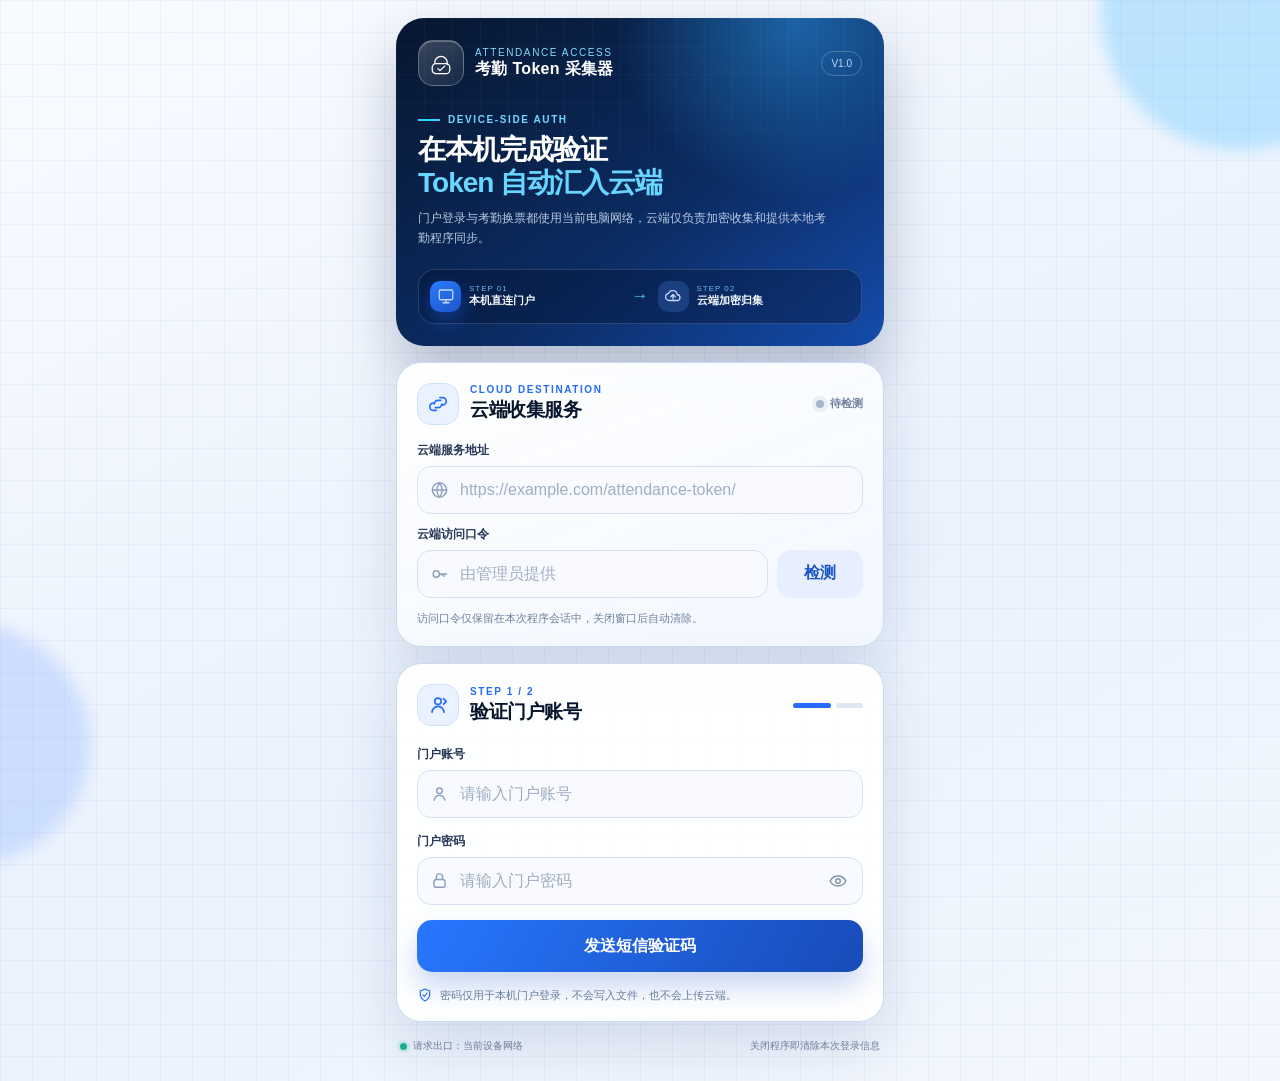
<file: token_uploader/web/index.html>
<!doctype html>
<html lang="zh-CN">
  <head>
    <meta charset="UTF-8">
    <meta name="viewport" content="width=device-width, initial-scale=1">
    <meta name="color-scheme" content="light">
    <title>考勤 Token 采集器</title>
    <link rel="stylesheet" href="styles.css">
  </head>
  <body>
    <div class="backdrop" aria-hidden="true">
      <span class="glow glow-one"></span>
      <span class="glow glow-two"></span>
    </div>

    <main class="app-shell">
      <header class="hero reveal">
        <div class="hero-grid" aria-hidden="true"></div>
        <div class="brand-row">
          <div class="brand-mark" aria-hidden="true">
            <svg viewBox="0 0 48 48">
              <path d="M14 23.5a10 10 0 0 1 20 0v3"/>
              <rect x="10" y="25" width="28" height="16" rx="6"/>
              <path d="m19 33 3.3 3.2L30 29"/>
            </svg>
          </div>
          <div class="brand-copy">
            <span>ATTENDANCE ACCESS</span>
            <strong>考勤 Token 采集器</strong>
          </div>
          <span class="version-pill" id="version-pill">V1.0</span>
        </div>

        <div class="hero-copy">
          <p class="eyebrow"><span></span> DEVICE-SIDE AUTH</p>
          <h1>在本机完成验证<br><em>Token 自动汇入云端</em></h1>
          <p>门户登录与考勤换票都使用当前电脑网络，云端仅负责加密收集和提供本地考勤程序同步。</p>
        </div>

        <div class="route-strip" aria-label="处理流程">
          <div class="route-node active">
            <span class="route-icon">
              <svg viewBox="0 0 24 24" aria-hidden="true"><rect x="3" y="4" width="18" height="13" rx="2"/><path d="M8 21h8M12 17v4"/></svg>
            </span>
            <span><small>STEP 01</small><strong>本机直连门户</strong></span>
          </div>
          <span class="route-arrow" aria-hidden="true">→</span>
          <div class="route-node">
            <span class="route-icon">
              <svg viewBox="0 0 24 24" aria-hidden="true"><path d="M7 18h10a4 4 0 0 0 .6-8A6 6 0 0 0 6.1 8.5 4.8 4.8 0 0 0 7 18Z"/><path d="m9 13 3-3 3 3M12 10v6"/></svg>
            </span>
            <span><small>STEP 02</small><strong>云端加密归集</strong></span>
          </div>
        </div>
      </header>

      <section class="panel connection-panel reveal" aria-labelledby="cloud-title">
        <div class="panel-heading">
          <div class="heading-icon" aria-hidden="true">
            <svg viewBox="0 0 24 24"><path d="M8 12a4 4 0 0 1 4-4h3M16 12a4 4 0 0 1-4 4H9"/><path d="M14 5h3a4 4 0 0 1 0 8h-1M10 19H7a4 4 0 0 1 0-8h1"/></svg>
          </div>
          <div>
            <p class="section-kicker">CLOUD DESTINATION</p>
            <h2 id="cloud-title">云端收集服务</h2>
          </div>
          <span class="connection-state" id="connection-state"><i></i>待检测</span>
        </div>

        <div class="field-group compact">
          <label for="cloud-url">云端服务地址</label>
          <div class="input-shell">
            <svg viewBox="0 0 24 24" aria-hidden="true"><circle cx="12" cy="12" r="9"/><path d="M3 12h18M12 3a14 14 0 0 1 0 18M12 3a14 14 0 0 0 0 18"/></svg>
            <input id="cloud-url" type="url" autocomplete="off" spellcheck="false" placeholder="https://example.com/attendance-token/">
          </div>
        </div>

        <div class="field-group compact">
          <label for="access-key">云端访问口令</label>
          <div class="inline-action">
            <div class="input-shell">
              <svg viewBox="0 0 24 24" aria-hidden="true"><circle cx="8" cy="12" r="4"/><path d="M12 12h9M18 12v3M15 12v2"/></svg>
              <input id="access-key" type="password" autocomplete="off" maxlength="512" placeholder="由管理员提供">
            </div>
            <button class="secondary-button" id="test-cloud" type="button">
              <span>检测</span><i class="spinner"></i>
            </button>
          </div>
        </div>
        <p class="safe-note">访问口令仅保留在本次程序会话中，关闭窗口后自动清除。</p>
      </section>

      <section class="panel auth-panel reveal" aria-labelledby="auth-title">
        <div class="panel-heading auth-heading">
          <div class="heading-icon" aria-hidden="true">
            <svg viewBox="0 0 24 24"><circle cx="12" cy="8" r="3.5"/><path d="M5.5 20a6.5 6.5 0 0 1 13 0"/><path d="m18 5 3 3-3 3"/></svg>
          </div>
          <div>
            <p class="section-kicker" id="step-kicker">STEP 1 / 2</p>
            <h2 id="auth-title">验证门户账号</h2>
          </div>
          <div class="step-track" aria-hidden="true"><span class="active"></span><span id="step-two"></span></div>
        </div>

        <form id="auth-form" novalidate>
          <div class="field-group">
            <label for="user-account">门户账号</label>
            <div class="input-shell">
              <svg viewBox="0 0 24 24" aria-hidden="true"><circle cx="12" cy="8" r="3.5"/><path d="M5.5 20a6.5 6.5 0 0 1 13 0"/></svg>
              <input id="user-account" type="text" autocomplete="username" autocapitalize="none" maxlength="128" placeholder="请输入门户账号">
            </div>
          </div>

          <div class="field-group">
            <label for="password">门户密码</label>
            <div class="input-shell password-shell">
              <svg viewBox="0 0 24 24" aria-hidden="true"><rect x="5" y="10" width="14" height="10" rx="3"/><path d="M8 10V7a4 4 0 0 1 8 0v3"/></svg>
              <input id="password" type="password" autocomplete="current-password" maxlength="512" placeholder="请输入门户密码">
              <button class="visibility-button" id="toggle-password" type="button" aria-label="显示密码">
                <svg viewBox="0 0 24 24" aria-hidden="true"><path d="M2.5 12s3.4-6 9.5-6 9.5 6 9.5 6-3.4 6-9.5 6-9.5-6-9.5-6Z"/><circle cx="12" cy="12" r="2.7"/></svg>
              </button>
            </div>
          </div>

          <button class="primary-button" id="send-sms" type="button">
            <span class="button-label">发送短信验证码</span><i class="spinner"></i>
          </button>

          <div class="verification-panel" id="verification-panel" hidden>
            <div class="verification-divider"><span></span><strong>验证码已发送到绑定手机</strong><span></span></div>
            <div class="field-group">
              <label for="sms-code">短信验证码</label>
              <div class="code-row">
                <input id="sms-code" type="text" inputmode="numeric" autocomplete="one-time-code" maxlength="20" placeholder="请输入验证码">
                <span class="countdown" id="countdown">10:00</span>
              </div>
            </div>
            <button class="primary-button accent" id="complete-login" type="submit">
              <span class="button-label">验证并上传 Token</span><i class="spinner"></i>
            </button>
          </div>
        </form>

        <div class="inline-message" id="inline-message" role="status" aria-live="polite" hidden></div>
        <p class="privacy-note">
          <svg viewBox="0 0 24 24" aria-hidden="true"><path d="M12 3 19 6v5c0 4.7-2.9 8-7 10-4.1-2-7-5.3-7-10V6l7-3Z"/><path d="m9 12 2 2 4-5"/></svg>
          密码仅用于本机门户登录，不会写入文件，也不会上传云端。
        </p>
      </section>

      <section class="success-card reveal" id="success-card" aria-live="polite" hidden>
        <span class="success-icon" aria-hidden="true">
          <svg viewBox="0 0 24 24"><path d="m5 12 4 4L19 6"/></svg>
        </span>
        <div><small>TOKEN UPLOADED</small><h2 id="success-title">上传完成</h2><p id="success-detail"></p></div>
      </section>

      <footer>
        <span><i></i>请求出口：当前设备网络</span>
        <span>关闭程序即清除本次登录信息</span>
      </footer>
    </main>

    <div class="toast" id="toast" role="status" aria-live="polite" hidden><span id="toast-icon">✓</span><p id="toast-message"></p></div>
    <script src="app.js"></script>
  </body>
</html>
</file>
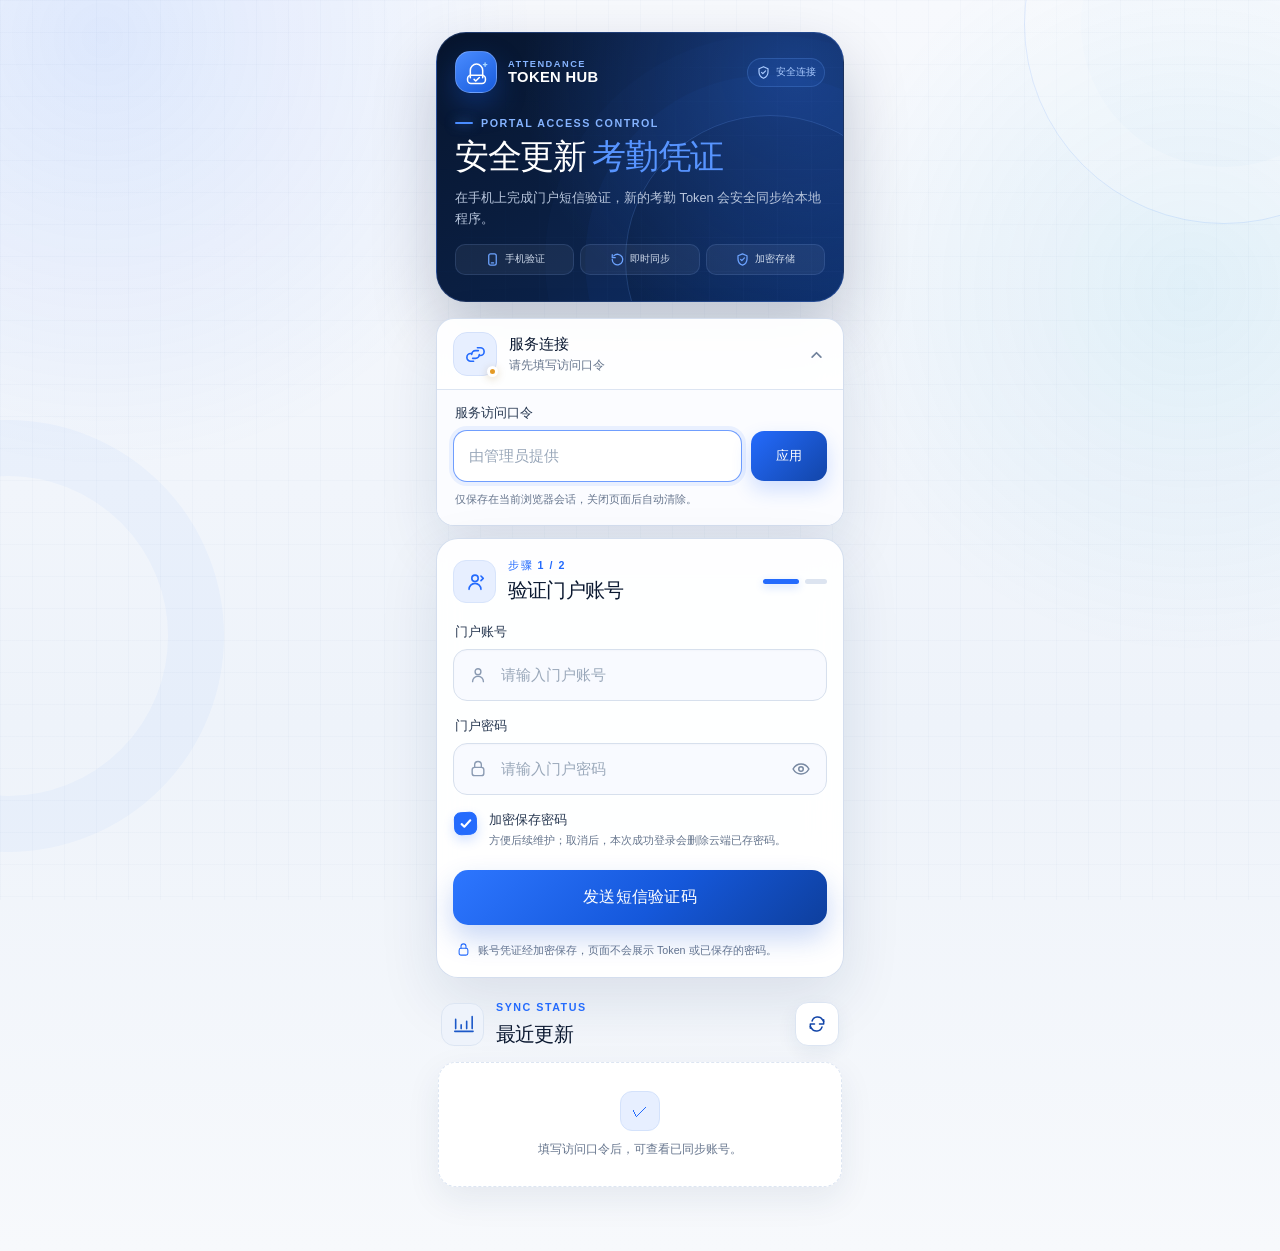
<file: webApp/app/index.html>
<!doctype html>
<html lang="zh-CN">
  <head>
    <meta charset="UTF-8">
    <meta name="viewport" content="width=device-width, initial-scale=1, viewport-fit=cover">
    <meta name="mobile-web-app-capable" content="yes">
    <meta name="apple-mobile-web-app-capable" content="yes">
    <meta name="theme-color" content="#07152d">
    <meta name="description" content="通过门户短信验证安全更新考勤 Token">
    <title>考勤凭证助手</title>
    <link rel="stylesheet" href="styles.css?v=20261005-mobile">
  </head>
  <body>
    <div class="ambient ambient-one" aria-hidden="true"></div>
    <div class="ambient ambient-two" aria-hidden="true"></div>

    <main class="page-shell">
      <header class="hero reveal">
        <div class="hero-grid" aria-hidden="true"></div>
        <div class="hero-topline">
          <div class="brand-lockup">
            <div class="brand-mark" aria-hidden="true">
              <svg viewBox="0 0 48 48">
                <path d="M15 31.5V20.8a9 9 0 0 1 18 0v10.7"/>
                <rect x="11" y="28" width="26" height="12" rx="5"/>
                <path d="m20.5 34 2.4 2.4 5.2-5.2"/>
                <path class="brand-spark" d="M36.5 10v5M34 12.5h5"/>
              </svg>
            </div>
            <div class="brand-copy">
              <span>ATTENDANCE</span>
              <strong>TOKEN HUB</strong>
            </div>
          </div>
          <span class="secure-pill">
            <svg viewBox="0 0 20 20" aria-hidden="true"><path d="M10 2.3 16 5v4.2c0 4-2.5 6.9-6 8.5-3.5-1.6-6-4.5-6-8.5V5l6-2.7Z"/><path d="m7.4 9.9 1.7 1.7 3.7-3.8"/></svg>
            安全连接
          </span>
        </div>
        <div class="hero-content">
          <p class="eyebrow"><span></span> PORTAL ACCESS CONTROL</p>
          <h1>安全更新<em>考勤凭证</em></h1>
          <p class="hero-copy">在手机上完成门户短信验证，新的考勤 Token 会安全同步给本地程序。</p>
          <div class="hero-features" aria-label="服务特性">
            <span><svg viewBox="0 0 20 20" aria-hidden="true"><rect x="5" y="2.5" width="10" height="15" rx="2.5"/><path d="M8.5 14.5h3"/></svg>手机验证</span>
            <span><svg viewBox="0 0 20 20" aria-hidden="true"><path d="M3 10a7 7 0 1 0 2-4.9"/><path d="M3 3.5v4h4"/></svg>即时同步</span>
            <span><svg viewBox="0 0 20 20" aria-hidden="true"><path d="M10 2.5 16 5v4.2c0 4-2.5 6.9-6 8.3-3.5-1.4-6-4.3-6-8.3V5l6-2.5Z"/><path d="m7.5 9.8 1.6 1.7 3.5-3.6"/></svg>加密存储</span>
          </div>
        </div>
      </header>

      <section class="connection-card reveal" aria-labelledby="connection-title">
        <button class="connection-toggle" id="connection-toggle" type="button" aria-expanded="false" aria-controls="connection-panel">
          <span class="connection-summary">
            <span class="connection-icon" aria-hidden="true">
              <svg viewBox="0 0 24 24"><path d="M8 12a4 4 0 0 1 4-4h3M16 12a4 4 0 0 1-4 4H9"/><path d="M14 5h3a4 4 0 0 1 0 8h-1M10 19H7a4 4 0 0 1 0-8h1"/></svg>
              <span class="status-dot" id="connection-dot"></span>
            </span>
            <span>
              <strong id="connection-title">服务连接</strong>
              <small id="connection-label">请先填写访问口令</small>
            </span>
          </span>
          <svg viewBox="0 0 24 24" aria-hidden="true"><path d="m7 9 5 5 5-5"/></svg>
        </button>
        <div class="connection-panel" id="connection-panel" hidden>
          <label class="field-label" for="access-key">服务访问口令</label>
          <div class="secret-row">
            <input id="access-key" type="password" autocomplete="off" maxlength="256" placeholder="由管理员提供">
            <button class="text-button" id="save-access-key" type="button">应用</button>
          </div>
          <p class="field-hint">仅保存在当前浏览器会话，关闭页面后自动清除。</p>
        </div>
      </section>

      <section class="auth-card reveal" aria-labelledby="auth-title">
        <div class="card-heading">
          <div class="heading-copy">
            <span class="heading-icon" aria-hidden="true">
              <svg viewBox="0 0 24 24"><circle cx="12" cy="8" r="3.5"/><path d="M5.5 20a6.5 6.5 0 0 1 13 0"/><path d="M18.5 5.5 21 8l-2.5 2.5"/></svg>
            </span>
            <div>
            <p class="step-kicker" id="step-kicker">步骤 1 / 2</p>
            <h2 id="auth-title">验证门户账号</h2>
            </div>
          </div>
          <div class="step-track" aria-hidden="true">
            <span class="active"></span>
            <span id="step-two-marker"></span>
          </div>
        </div>

        <form id="auth-form" novalidate>
          <div class="field-group">
            <label class="field-label" for="user-account">门户账号</label>
            <div class="input-shell">
              <svg class="input-icon" viewBox="0 0 24 24" aria-hidden="true"><circle cx="12" cy="8" r="3.5"/><path d="M5.5 20a6.5 6.5 0 0 1 13 0"/></svg>
              <input id="user-account" name="userAccount" type="text" autocomplete="username" autocapitalize="none" maxlength="128" placeholder="请输入门户账号" required>
            </div>
          </div>

          <div class="field-group">
            <label class="field-label" for="password">门户密码</label>
            <div class="password-wrap input-shell">
              <svg class="input-icon" viewBox="0 0 24 24" aria-hidden="true"><rect x="5" y="10" width="14" height="10" rx="3"/><path d="M8 10V7a4 4 0 0 1 8 0v3"/></svg>
              <input id="password" name="password" type="password" autocomplete="current-password" maxlength="512" placeholder="请输入门户密码" required>
              <button class="visibility-button" id="toggle-password" type="button" aria-label="显示密码">
                <svg class="eye-open" viewBox="0 0 24 24" aria-hidden="true"><path d="M2.5 12s3.4-6 9.5-6 9.5 6 9.5 6-3.4 6-9.5 6-9.5-6-9.5-6Z"/><circle cx="12" cy="12" r="2.7"/></svg>
                <svg class="eye-closed" viewBox="0 0 24 24" aria-hidden="true"><path d="m3 3 18 18M10.6 6.1A9.9 9.9 0 0 1 12 6c6.1 0 9.5 6 9.5 6a14.8 14.8 0 0 1-2.1 2.8M6.2 6.3C3.8 8 2.5 12 2.5 12s3.4 6 9.5 6a9.3 9.3 0 0 0 3.2-.6M9.9 9.9a3 3 0 0 0 4.2 4.2"/></svg>
              </button>
            </div>
          </div>

          <label class="check-row" for="save-password">
            <input id="save-password" type="checkbox" checked>
            <span class="check-box" aria-hidden="true"><svg viewBox="0 0 16 16"><path d="m3 8 3 3 7-7"/></svg></span>
            <span>
              <strong>加密保存密码</strong>
              <small id="password-save-hint">方便后续维护；取消后，本次成功登录会删除云端已存密码。</small>
            </span>
          </label>

          <button class="primary-button" id="send-sms" type="button">
            <span class="button-label">发送短信验证码</span>
            <span class="button-spinner" aria-hidden="true"></span>
          </button>

          <div class="verification-panel" id="verification-panel" hidden>
            <div class="verification-divider">
              <span></span>
              <p>验证码已发送</p>
              <span></span>
            </div>
            <div class="field-group code-group">
              <label class="field-label" for="sms-code">短信验证码</label>
              <div class="code-row">
                <input id="sms-code" name="smsCode" type="text" inputmode="numeric" autocomplete="one-time-code" maxlength="20" placeholder="请输入验证码">
                <span class="countdown" id="challenge-countdown">10:00</span>
              </div>
            </div>
            <button class="primary-button accent" id="complete-login" type="submit">
              <span class="button-label">验证并更新 Token</span>
              <span class="button-spinner" aria-hidden="true"></span>
            </button>
          </div>
        </form>

        <div class="inline-message" id="inline-message" role="status" aria-live="polite" hidden></div>
        <p class="privacy-note"><svg viewBox="0 0 24 24" aria-hidden="true"><rect x="5" y="10" width="14" height="11" rx="3"/><path d="M8 10V7a4 4 0 0 1 8 0v3"/></svg>账号凭证经加密保存，页面不会展示 Token 或已保存的密码。</p>
      </section>

      <section class="accounts-section reveal" aria-labelledby="accounts-title">
        <div class="section-heading">
          <div class="heading-copy">
            <span class="heading-icon subtle" aria-hidden="true">
              <svg viewBox="0 0 24 24"><path d="M4 17V7M10 17v-4M16 17V9M22 17V4"/><path d="M3 20h20"/></svg>
            </span>
            <div>
            <p class="eyebrow dark">SYNC STATUS</p>
            <h2 id="accounts-title">最近更新</h2>
            </div>
          </div>
          <button class="icon-button" id="refresh-accounts" type="button" aria-label="刷新账号列表">
            <svg viewBox="0 0 24 24" aria-hidden="true"><path d="M20 7v5h-5M4 17v-5h5"/><path d="M6.1 8.4A7 7 0 0 1 18.7 7L20 9M4 15l1.3 2A7 7 0 0 0 18 15.6"/></svg>
          </button>
        </div>
        <div class="accounts-list" id="accounts-list">
          <div class="empty-state" id="accounts-empty">
            <span class="empty-symbol" aria-hidden="true">✓</span>
            <p>填写访问口令后，可查看已同步账号。</p>
          </div>
        </div>
      </section>
    </main>

    <div class="toast" id="toast" role="status" aria-live="polite" hidden>
      <span class="toast-icon" aria-hidden="true">✓</span>
      <span id="toast-message"></span>
    </div>

    <script src="app.js?v=20261005-feedback" defer></script>
  </body>
</html>
</file>
<file: token_uploader/web/styles.css>
:root {
  --ink: #07152d;
  --ink-soft: #132748;
  --blue: #246bfe;
  --blue-deep: #1547b9;
  --cyan: #1fc5ee;
  --mint: #17b890;
  --paper: #f5f8fe;
  --line: #d9e4f4;
  --muted: #6d7f9c;
  --danger: #d84d5f;
  --shadow: 0 22px 60px rgba(21, 53, 103, 0.14);
}

* { box-sizing: border-box; }

html { min-height: 100%; background: #edf3fc; }

body {
  margin: 0;
  min-height: 100vh;
  color: var(--ink);
  background:
    linear-gradient(rgba(63, 103, 169, 0.055) 1px, transparent 1px),
    linear-gradient(90deg, rgba(63, 103, 169, 0.055) 1px, transparent 1px),
    linear-gradient(155deg, #f9fbff 0%, #eaf2fd 58%, #f4f8fe 100%);
  background-size: 32px 32px, 32px 32px, auto;
  font-family: Bahnschrift, "Microsoft YaHei UI", "Segoe UI", sans-serif;
  overflow-x: hidden;
}

button, input { font: inherit; }
button { cursor: pointer; }
button:disabled { cursor: not-allowed; }
[hidden] { display: none !important; }

.backdrop { position: fixed; inset: 0; overflow: hidden; pointer-events: none; }
.glow { position: absolute; border-radius: 50%; filter: blur(8px); opacity: .4; }
.glow-one { width: 280px; height: 280px; background: #6bc8ff; top: -130px; right: -100px; }
.glow-two { width: 240px; height: 240px; background: #9bbcff; bottom: 4%; left: -150px; }

.app-shell {
  position: relative;
  width: min(100%, 520px);
  margin: 0 auto;
  padding: 18px 16px 28px;
}

.hero {
  position: relative;
  overflow: hidden;
  min-height: 286px;
  padding: 22px;
  color: #fff;
  border-radius: 28px;
  background:
    radial-gradient(circle at 82% 0%, rgba(48, 167, 255, .48), transparent 35%),
    linear-gradient(145deg, #07162f 0%, #0b2c63 58%, #164cad 100%);
  box-shadow: 0 28px 60px rgba(6, 27, 68, .26);
}

.hero-grid {
  position: absolute; inset: 0; opacity: .13;
  background-image:
    linear-gradient(rgba(255,255,255,.28) 1px, transparent 1px),
    linear-gradient(90deg, rgba(255,255,255,.28) 1px, transparent 1px);
  background-size: 28px 28px;
  mask-image: linear-gradient(to bottom, #000, transparent 88%);
}

.brand-row, .hero-copy, .route-strip { position: relative; z-index: 1; }
.brand-row { display: flex; align-items: center; gap: 11px; }
.brand-mark {
  width: 46px; height: 46px; display: grid; place-items: center;
  border: 1px solid rgba(255,255,255,.28); border-radius: 15px;
  background: linear-gradient(145deg, rgba(255,255,255,.2), rgba(255,255,255,.06));
  box-shadow: inset 0 1px rgba(255,255,255,.28);
}
.brand-mark svg { width: 30px; fill: none; stroke: #fff; stroke-width: 2.1; stroke-linecap: round; stroke-linejoin: round; }
.brand-copy { display: grid; gap: 1px; }
.brand-copy span { color: #7fdcff; font-size: 10px; letter-spacing: .16em; }
.brand-copy strong { font-size: 16px; letter-spacing: .02em; }
.version-pill { margin-left: auto; padding: 6px 9px; border: 1px solid rgba(255,255,255,.22); border-radius: 999px; color: #bcd7ff; font-size: 10px; }

.hero-copy { margin-top: 28px; }
.eyebrow, .section-kicker { margin: 0; font-size: 10px; font-weight: 700; letter-spacing: .16em; }
.eyebrow { display: flex; align-items: center; gap: 8px; color: #75d6ff; }
.eyebrow span { width: 22px; height: 2px; background: #2ed2ff; }
.hero h1 { margin: 8px 0 9px; font-size: 28px; line-height: 1.18; letter-spacing: -.035em; }
.hero h1 em { color: #68d6ff; font-style: normal; }
.hero-copy > p:last-child { max-width: 410px; margin: 0; color: #bac9e2; font-size: 12px; line-height: 1.7; }

.route-strip {
  display: flex; align-items: center; gap: 9px;
  margin-top: 20px; padding: 11px;
  border: 1px solid rgba(255,255,255,.15); border-radius: 17px;
  background: rgba(3, 17, 42, .35); backdrop-filter: blur(8px);
}
.route-node { min-width: 0; flex: 1; display: flex; align-items: center; gap: 8px; }
.route-icon { flex: 0 0 auto; width: 31px; height: 31px; display: grid; place-items: center; border-radius: 10px; background: rgba(72, 126, 221, .28); }
.route-node.active .route-icon { background: linear-gradient(145deg, #2a7bff, #1d54c9); box-shadow: 0 8px 20px rgba(36,107,254,.4); }
.route-icon svg { width: 18px; fill: none; stroke: #c9dcff; stroke-width: 1.7; stroke-linecap: round; stroke-linejoin: round; }
.route-node span:last-child { min-width: 0; display: grid; }
.route-node small { color: #6fb7ef; font-size: 8px; letter-spacing: .12em; }
.route-node strong { overflow: hidden; color: #f7fbff; font-size: 11px; white-space: nowrap; text-overflow: ellipsis; }
.route-arrow { color: #60c7f3; font-size: 17px; }

.panel {
  margin-top: 16px;
  padding: 20px;
  border: 1px solid rgba(198, 214, 238, .9);
  border-radius: 25px;
  background: rgba(255, 255, 255, .94);
  box-shadow: var(--shadow);
}
.connection-panel { background: linear-gradient(160deg, rgba(255,255,255,.98), rgba(242,247,255,.96)); }
.panel-heading { display: flex; align-items: center; gap: 11px; margin-bottom: 17px; }
.heading-icon {
  flex: 0 0 auto; width: 42px; height: 42px; display: grid; place-items: center;
  border: 1px solid #cfe0fb; border-radius: 14px; background: #eaf2ff;
}
.heading-icon svg { width: 22px; fill: none; stroke: var(--blue); stroke-width: 1.8; stroke-linecap: round; stroke-linejoin: round; }
.section-kicker { color: var(--blue); }
.panel h2 { margin: 2px 0 0; font-size: 19px; letter-spacing: -.02em; }
.connection-state { margin-left: auto; display: inline-flex; align-items: center; gap: 6px; color: var(--muted); font-size: 11px; font-weight: 700; }
.connection-state i { width: 8px; height: 8px; border-radius: 50%; background: #a7b5c9; box-shadow: 0 0 0 4px #eaf0f7; }
.connection-state.connected { color: #118065; }
.connection-state.connected i { background: var(--mint); box-shadow: 0 0 0 4px #dff7ef; }
.connection-state.error { color: var(--danger); }
.connection-state.error i { background: var(--danger); box-shadow: 0 0 0 4px #fde8eb; }

.field-group { display: grid; gap: 7px; margin-bottom: 15px; }
.field-group.compact { margin-bottom: 12px; }
.field-group label { color: #273957; font-size: 12px; font-weight: 700; }
.input-shell { position: relative; min-width: 0; }
.input-shell > svg {
  position: absolute; z-index: 1; left: 13px; top: 50%; width: 19px; transform: translateY(-50%);
  fill: none; stroke: #8ca0be; stroke-width: 1.8; stroke-linecap: round; stroke-linejoin: round;
}
input {
  width: 100%; height: 48px; padding: 0 14px 0 42px;
  color: var(--ink); border: 1px solid #d6e1f1; border-radius: 14px;
  outline: none; background: #f8faff; transition: border-color .2s, box-shadow .2s, background .2s;
}
input::placeholder { color: #a0aec3; }
input:focus { border-color: #6b9aff; background: #fff; box-shadow: 0 0 0 4px rgba(36,107,254,.1); }
.password-shell input { padding-right: 48px; }
.visibility-button {
  position: absolute; z-index: 2; right: 7px; top: 50%; width: 36px; height: 36px; transform: translateY(-50%);
  display: grid; place-items: center; border: 0; border-radius: 10px; background: transparent;
}
.visibility-button:hover { background: #edf3fd; }
.visibility-button svg { width: 20px; fill: none; stroke: #8093b0; stroke-width: 1.8; stroke-linecap: round; stroke-linejoin: round; }

.inline-action { display: grid; grid-template-columns: minmax(0, 1fr) 86px; gap: 9px; }
.secondary-button, .primary-button {
  position: relative; border: 0; font-weight: 800; transition: transform .18s, box-shadow .18s, opacity .18s;
}
.secondary-button { height: 48px; border-radius: 14px; color: #1c55c4; background: #e7efff; }
.secondary-button:hover:not(:disabled), .primary-button:hover:not(:disabled) { transform: translateY(-1px); }
.safe-note, .privacy-note { margin: 4px 0 0; color: var(--muted); font-size: 10.5px; line-height: 1.55; }

.auth-panel { padding-bottom: 18px; }
.auth-heading { margin-bottom: 20px; }
.step-track { margin-left: auto; display: flex; gap: 5px; }
.step-track span { width: 27px; height: 5px; border-radius: 99px; background: #dfe7f3; transition: background .25s, width .25s; }
.step-track span.active { width: 38px; background: var(--blue); }
.primary-button {
  width: 100%; min-height: 52px; padding: 0 20px; border-radius: 15px;
  color: #fff; background: linear-gradient(120deg, #2877ff, #174bb8);
  box-shadow: 0 15px 28px rgba(31, 89, 205, .24);
}
.primary-button.accent { background: linear-gradient(120deg, #0a9fca, #1760d3); }
.primary-button:disabled, .secondary-button:disabled { opacity: .58; transform: none; box-shadow: none; }
.spinner { display: none; width: 17px; height: 17px; margin-left: 8px; vertical-align: middle; border: 2px solid rgba(255,255,255,.4); border-top-color: #fff; border-radius: 50%; animation: spin .8s linear infinite; }
.secondary-button .spinner { border-color: rgba(36,107,254,.25); border-top-color: var(--blue); }
button.loading .spinner { display: inline-block; }
button.loading span { opacity: .76; }

.verification-panel { margin-top: 18px; padding-top: 1px; animation: slide-in .28s ease both; }
.verification-divider { display: grid; grid-template-columns: 1fr auto 1fr; align-items: center; gap: 10px; margin: 9px 0 16px; }
.verification-divider span { height: 1px; background: #e1e8f3; }
.verification-divider strong { color: #66809e; font-size: 10px; }
.code-row { position: relative; }
.code-row input { padding-left: 16px; padding-right: 72px; font-size: 18px; letter-spacing: .16em; }
.countdown { position: absolute; right: 13px; top: 50%; transform: translateY(-50%); color: var(--blue); font-size: 11px; font-weight: 800; }
.inline-message { margin-top: 14px; padding: 11px 13px; border: 1px solid #ffd0d7; border-radius: 13px; color: #b63045; background: #fff2f4; font-size: 11px; line-height: 1.55; }
.inline-message.success { border-color: #bdebdc; color: #117258; background: #effbf7; }
.privacy-note { display: flex; align-items: flex-start; gap: 7px; margin-top: 15px; }
.privacy-note svg { flex: 0 0 auto; width: 16px; fill: none; stroke: var(--blue); stroke-width: 1.8; stroke-linecap: round; stroke-linejoin: round; }

.success-card {
  display: flex; align-items: center; gap: 14px; margin-top: 16px; padding: 17px 18px;
  border: 1px solid #bce8da; border-radius: 22px; background: linear-gradient(135deg, #f5fffb, #e8f9f4);
  box-shadow: 0 18px 42px rgba(17, 128, 101, .12);
}
.success-icon { flex: 0 0 auto; width: 46px; height: 46px; display: grid; place-items: center; border-radius: 15px; color: #fff; background: linear-gradient(145deg, #21c29a, #0d8c70); box-shadow: 0 10px 22px rgba(23,184,144,.27); }
.success-icon svg { width: 26px; fill: none; stroke: currentColor; stroke-width: 2.4; stroke-linecap: round; stroke-linejoin: round; }
.success-card small { color: #0d8c70; font-size: 9px; font-weight: 800; letter-spacing: .15em; }
.success-card h2 { margin: 2px 0 3px; font-size: 17px; }
.success-card p { margin: 0; color: #557b70; font-size: 11px; }

footer { display: flex; justify-content: space-between; gap: 12px; padding: 18px 4px 0; color: #72839e; font-size: 9.5px; }
footer span:first-child { display: flex; align-items: center; gap: 6px; }
footer i { width: 7px; height: 7px; border-radius: 50%; background: var(--mint); box-shadow: 0 0 0 3px rgba(23,184,144,.13); }

.toast {
  position: fixed; z-index: 20; left: 50%; bottom: 22px; width: min(calc(100% - 36px), 440px); transform: translateX(-50%);
  display: flex; align-items: center; gap: 10px; padding: 12px 14px; border-radius: 15px;
  color: #fff; background: #0b254d; box-shadow: 0 18px 45px rgba(5,22,52,.3); animation: toast-in .25s ease both;
}
.toast.error { background: #8c2638; }
.toast > span { flex: 0 0 auto; width: 24px; height: 24px; display: grid; place-items: center; border-radius: 8px; background: rgba(255,255,255,.15); font-weight: 900; }
.toast p { margin: 0; font-size: 11px; line-height: 1.45; }

.reveal { animation: reveal .5s cubic-bezier(.2,.8,.2,1) both; }
.panel.reveal { animation-delay: .08s; }
.auth-panel.reveal { animation-delay: .14s; }

@keyframes reveal { from { opacity: 0; transform: translateY(12px); } to { opacity: 1; transform: none; } }
@keyframes slide-in { from { opacity: 0; transform: translateY(-7px); } to { opacity: 1; transform: none; } }
@keyframes toast-in { from { opacity: 0; transform: translate(-50%, 8px); } to { opacity: 1; transform: translate(-50%, 0); } }
@keyframes spin { to { transform: rotate(360deg); } }

@media (max-width: 460px) {
  .app-shell { padding: 10px 10px 22px; }
  .hero, .panel { border-radius: 21px; }
  .hero { padding: 18px; }
  .hero h1 { font-size: 25px; }
  .panel { padding: 17px; }
  footer { flex-direction: column; align-items: center; gap: 5px; }
}
</file>
<file: webApp/app/styles.css>
:root {
  --ink: #0a1830;
  --ink-soft: #66758d;
  --blue-black: #07152d;
  --blue-black-soft: #0d2246;
  --paper: #f3f6fb;
  --surface: #ffffff;
  --line: #dce5f2;
  --blue: #246bfd;
  --blue-bright: #4a8cff;
  --blue-deep: #1245a8;
  --blue-soft: #e7efff;
  --cyan: #20a7d6;
  --success: #128360;
  --danger: #c43e50;
  --shadow: 0 22px 60px rgba(20, 48, 94, 0.11);
  --shadow-soft: 0 12px 34px rgba(20, 48, 94, 0.08);
  --radius: 26px;
  color: var(--ink);
  background: var(--paper);
  font-family: "HarmonyOS Sans SC", "MiSans", "Source Han Sans SC", "Microsoft YaHei UI", sans-serif;
  font-synthesis: none;
}

* {
  box-sizing: border-box;
}

[hidden] {
  display: none !important;
}

html {
  min-height: 100%;
  background: var(--paper);
}

body {
  min-width: 320px;
  min-height: 100vh;
  min-height: 100dvh;
  margin: 0;
  overflow-x: hidden;
  background:
    radial-gradient(circle at 8% 3%, rgba(36, 107, 253, 0.12), transparent 27rem),
    radial-gradient(circle at 93% 23%, rgba(32, 167, 214, 0.09), transparent 23rem),
    linear-gradient(180deg, #f7f9fd 0%, #eef3fa 58%, #f7f9fc 100%);
}

body::before {
  position: fixed;
  inset: 0;
  z-index: 0;
  background-image:
    linear-gradient(rgba(53, 92, 155, 0.025) 1px, transparent 1px),
    linear-gradient(90deg, rgba(53, 92, 155, 0.025) 1px, transparent 1px);
  background-size: 32px 32px;
  content: "";
  pointer-events: none;
}

button,
input {
  font: inherit;
}

button {
  -webkit-tap-highlight-color: transparent;
}

button:focus-visible,
input:focus-visible {
  outline: 3px solid rgba(36, 107, 253, 0.24);
  outline-offset: 2px;
}

.ambient {
  position: fixed;
  z-index: 0;
  border: 1px solid rgba(36, 107, 253, 0.1);
  border-radius: 999px;
  pointer-events: none;
}

.ambient-one {
  top: -11rem;
  right: -9rem;
  width: 25rem;
  height: 25rem;
  box-shadow: inset 0 0 0 3.5rem rgba(255, 255, 255, 0.2);
}

.ambient-two {
  bottom: 3rem;
  left: -13rem;
  width: 27rem;
  height: 27rem;
  border-width: 3.5rem;
  opacity: 0.36;
}

.page-shell {
  position: relative;
  z-index: 1;
  width: min(100%, 440px);
  margin: 0 auto;
  padding: max(22px, env(safe-area-inset-top)) 16px max(48px, env(safe-area-inset-bottom));
}

.hero {
  position: relative;
  display: flex;
  min-height: 270px;
  flex-direction: column;
  overflow: hidden;
  margin-bottom: 16px;
  padding: 18px;
  border: 1px solid rgba(100, 151, 255, 0.22);
  border-radius: 30px;
  color: #fff;
  background:
    radial-gradient(circle at 88% 15%, rgba(52, 119, 255, 0.34), transparent 17rem),
    linear-gradient(145deg, #07152d 0%, #0b2147 62%, #0d2e68 100%);
  box-shadow: 0 28px 64px rgba(6, 25, 57, 0.22);
}

.hero::after {
  position: absolute;
  right: -4.5rem;
  bottom: -6.5rem;
  width: 18rem;
  height: 18rem;
  border: 1px solid rgba(100, 159, 255, 0.22);
  border-radius: 50%;
  box-shadow:
    0 0 0 2.5rem rgba(52, 119, 255, 0.045),
    0 0 0 5rem rgba(52, 119, 255, 0.025);
  content: "";
  pointer-events: none;
}

.hero-grid {
  position: absolute;
  inset: 0;
  opacity: 0.16;
  background-image:
    linear-gradient(rgba(133, 171, 255, 0.2) 1px, transparent 1px),
    linear-gradient(90deg, rgba(133, 171, 255, 0.2) 1px, transparent 1px);
  background-size: 34px 34px;
  mask-image: linear-gradient(135deg, transparent 8%, #000 80%);
  pointer-events: none;
}

.hero-topline,
.hero-content {
  position: relative;
  z-index: 1;
}

.hero-topline {
  display: flex;
  align-items: center;
  justify-content: space-between;
  gap: 14px;
}

.brand-lockup {
  display: flex;
  min-width: 0;
  align-items: center;
  gap: 11px;
}

.brand-mark {
  display: grid;
  width: 42px;
  height: 42px;
  flex: 0 0 auto;
  border: 1px solid rgba(255, 255, 255, 0.24);
  border-radius: 15px;
  background: linear-gradient(145deg, #4a8cff, #175bdc);
  box-shadow: 0 12px 28px rgba(22, 91, 220, 0.34);
  place-items: center;
}

.brand-mark svg {
  width: 33px;
  fill: none;
  stroke: #fff;
  stroke-linecap: round;
  stroke-linejoin: round;
  stroke-width: 2.2;
}

.brand-mark .brand-spark {
  stroke: #a9d7ff;
  stroke-width: 2;
}

.brand-copy {
  display: grid;
  gap: 1px;
  line-height: 1;
}

.brand-copy span {
  color: #86b4ff;
  font-size: 0.58rem;
  font-weight: 800;
  letter-spacing: 0.16em;
}

.brand-copy strong {
  color: #fff;
  font-size: 0.92rem;
  letter-spacing: 0.025em;
}

.secure-pill {
  display: inline-flex;
  min-width: max-content;
  align-items: center;
  gap: 5px;
  padding: 6px 8px;
  border: 1px solid rgba(112, 170, 255, 0.22);
  border-radius: 999px;
  color: #a9caff;
  background: rgba(48, 106, 218, 0.14);
  font-size: 0.65rem;
  font-weight: 750;
}

.secure-pill svg {
  width: 15px;
  fill: none;
  stroke: currentColor;
  stroke-linecap: round;
  stroke-linejoin: round;
  stroke-width: 1.6;
}

.hero-content {
  margin-top: 24px;
}

.eyebrow,
.step-kicker {
  margin: 0 0 8px;
  color: var(--blue);
  font-size: 0.67rem;
  font-weight: 850;
  letter-spacing: 0.14em;
}

.hero .eyebrow {
  display: flex;
  align-items: center;
  gap: 8px;
  color: #85b3ff;
}

.hero .eyebrow span {
  width: 18px;
  height: 2px;
  border-radius: 99px;
  background: var(--blue-bright);
  box-shadow: 0 0 12px rgba(74, 140, 255, 0.75);
}

.eyebrow.dark {
  color: var(--blue);
}

h1,
h2,
p {
  margin-top: 0;
}

h1,
h2 {
  font-family: "HarmonyOS Sans SC", "MiSans", "Source Han Sans SC", "Microsoft YaHei UI", sans-serif;
  letter-spacing: -0.04em;
}

h1 {
  margin-bottom: 10px;
  color: #fff;
  font-size: clamp(1.78rem, 8vw, 2.15rem);
  font-weight: 900;
  line-height: 1.15;
}

h1 em {
  margin-left: 0.2em;
  color: #5794ff;
  font-style: normal;
}

.hero-copy {
  max-width: 100%;
  margin-bottom: 0;
  color: #b7c5dc;
  font-size: 0.8rem;
  line-height: 1.65;
}

.hero-features {
  display: grid;
  grid-template-columns: repeat(3, minmax(0, 1fr));
  gap: 6px;
  margin-top: 15px;
}

.hero-features span {
  display: inline-flex;
  align-items: center;
  min-width: 0;
  justify-content: center;
  gap: 5px;
  padding: 7px 4px;
  border: 1px solid rgba(138, 181, 255, 0.15);
  border-radius: 10px;
  color: #cfdaeb;
  background: rgba(255, 255, 255, 0.055);
  font-size: 0.62rem;
  font-weight: 700;
}

.hero-features svg {
  width: 15px;
  fill: none;
  stroke: #6ca3ff;
  stroke-linecap: round;
  stroke-linejoin: round;
  stroke-width: 1.7;
}

.connection-card,
.auth-card {
  border: 1px solid rgba(210, 221, 238, 0.95);
  background: rgba(255, 255, 255, 0.94);
  box-shadow: var(--shadow);
  backdrop-filter: blur(16px);
  -webkit-backdrop-filter: blur(16px);
}

.connection-card {
  margin-bottom: 12px;
  overflow: hidden;
  border-radius: 18px;
}

.connection-toggle {
  display: flex;
  width: 100%;
  min-height: 70px;
  align-items: center;
  justify-content: space-between;
  padding: 13px 16px;
  border: 0;
  color: var(--ink);
  background: transparent;
  cursor: pointer;
}

.connection-toggle > svg {
  width: 21px;
  fill: none;
  stroke: #71829c;
  stroke-linecap: round;
  stroke-linejoin: round;
  stroke-width: 2;
  transition: transform 180ms ease;
}

.connection-toggle[aria-expanded="true"] > svg {
  transform: rotate(180deg);
}

.connection-summary {
  display: flex;
  gap: 12px;
  align-items: center;
  text-align: left;
}

.connection-summary strong,
.connection-summary small {
  display: block;
}

.connection-summary strong {
  margin-bottom: 4px;
  color: var(--ink);
  font-size: 0.94rem;
}

.connection-summary small {
  color: var(--ink-soft);
  font-size: 0.73rem;
}

.connection-icon {
  position: relative;
  display: grid;
  width: 44px;
  height: 44px;
  border: 1px solid #d4e1fa;
  border-radius: 14px;
  color: var(--blue);
  background: var(--blue-soft);
  place-items: center;
}

.connection-icon > svg {
  width: 23px;
  fill: none;
  stroke: currentColor;
  stroke-linecap: round;
  stroke-linejoin: round;
  stroke-width: 1.7;
}

.status-dot {
  position: absolute;
  right: -2px;
  bottom: -2px;
  width: 11px;
  height: 11px;
  border: 3px solid #fff;
  border-radius: 50%;
  background: #e49a25;
  box-shadow: 0 2px 8px rgba(139, 91, 15, 0.22);
}

.status-dot.connected {
  background: var(--success);
  box-shadow: 0 2px 8px rgba(18, 131, 96, 0.24);
}

.connection-panel {
  padding: 0 16px 17px;
  border-top: 1px solid var(--line);
  background: #fbfcff;
}

.connection-panel .field-label {
  margin-top: 15px;
}

.secret-row,
.code-row {
  display: flex;
  gap: 9px;
  align-items: center;
}

.secret-row input,
.code-row input {
  min-width: 0;
  flex: 1;
}

.text-button {
  min-width: 76px;
  height: 50px;
  padding: 0 16px;
  border: 0;
  border-radius: 13px;
  color: #fff;
  background: linear-gradient(135deg, var(--blue), var(--blue-deep));
  box-shadow: 0 9px 20px rgba(36, 107, 253, 0.2);
  font-size: 0.84rem;
  font-weight: 800;
  cursor: pointer;
}

.field-hint {
  margin: 9px 2px 0;
  color: var(--ink-soft);
  font-size: 0.7rem;
  line-height: 1.55;
}

.auth-card {
  padding: 20px 16px 18px;
  border-radius: 22px;
}

.card-heading,
.section-heading,
.heading-copy {
  display: flex;
  align-items: center;
}

.card-heading,
.section-heading {
  justify-content: space-between;
}

.card-heading {
  margin-bottom: 20px;
}

.heading-copy {
  min-width: 0;
  gap: 12px;
}

.heading-icon {
  display: grid;
  width: 43px;
  height: 43px;
  flex: 0 0 auto;
  border: 1px solid #d7e4fb;
  border-radius: 13px;
  color: var(--blue);
  background: var(--blue-soft);
  place-items: center;
}

.heading-icon.subtle {
  border-color: #dce5f2;
  color: #1b58c8;
  background: #eef3fb;
}

.heading-icon svg {
  width: 22px;
  fill: none;
  stroke: currentColor;
  stroke-linecap: round;
  stroke-linejoin: round;
  stroke-width: 1.75;
}

.card-heading h2,
.section-heading h2 {
  margin: 0;
  color: var(--ink);
  font-size: 1.25rem;
  font-weight: 900;
}

.step-kicker {
  margin-bottom: 4px;
}

.step-track {
  display: flex;
  flex: 0 0 auto;
  gap: 6px;
  margin-left: 10px;
}

.step-track span {
  width: 22px;
  height: 5px;
  border-radius: 99px;
  background: #dce4f0;
  transition: width 220ms ease, background 220ms ease;
}

.step-track span.active {
  width: 36px;
  background: var(--blue);
  box-shadow: 0 3px 9px rgba(36, 107, 253, 0.24);
}

.field-group {
  margin-bottom: 17px;
}

.field-label {
  display: block;
  margin: 0 2px 8px;
  color: #263750;
  font-size: 0.8rem;
  font-weight: 800;
}

.input-shell {
  position: relative;
}

.input-icon {
  position: absolute;
  z-index: 1;
  top: 50%;
  left: 15px;
  width: 20px;
  fill: none;
  stroke: #8a9ab2;
  stroke-linecap: round;
  stroke-linejoin: round;
  stroke-width: 1.65;
  transform: translateY(-50%);
  transition: stroke 160ms ease;
  pointer-events: none;
}

.input-shell:focus-within .input-icon {
  stroke: var(--blue);
}

input[type="text"],
input[type="password"] {
  width: 100%;
  height: 52px;
  padding: 0 15px;
  border: 1px solid #d7e0ed;
  border-radius: 14px;
  color: var(--ink);
  background: #f8faff;
  box-shadow: inset 0 1px 2px rgba(17, 43, 81, 0.025);
  font-size: 0.91rem;
  transition: border 160ms ease, box-shadow 160ms ease, background 160ms ease;
}

.input-shell > input {
  padding-left: 47px;
}

input::placeholder {
  color: #9aa8ba;
}

input:focus {
  border-color: rgba(36, 107, 253, 0.65);
  background: #fff;
  box-shadow: 0 0 0 4px rgba(36, 107, 253, 0.08);
  outline: none;
}

.password-wrap input {
  padding-right: 52px;
}

.visibility-button {
  position: absolute;
  z-index: 2;
  top: 50%;
  right: 6px;
  display: grid;
  width: 40px;
  height: 40px;
  padding: 9px;
  border: 0;
  border-radius: 11px;
  color: #7889a2;
  background: transparent;
  cursor: pointer;
  place-items: center;
  transform: translateY(-50%);
}

.visibility-button:hover {
  color: var(--blue);
  background: var(--blue-soft);
}

.visibility-button svg {
  grid-area: 1 / 1;
  width: 20px;
  fill: none;
  stroke: currentColor;
  stroke-linecap: round;
  stroke-linejoin: round;
  stroke-width: 1.8;
}

.visibility-button .eye-closed,
.visibility-button.visible .eye-open {
  display: none;
}

.visibility-button.visible .eye-closed {
  display: block;
}

.check-row {
  display: grid;
  grid-template-columns: 24px 1fr;
  gap: 11px;
  margin: 2px 1px 21px;
  cursor: pointer;
}

.check-row input {
  position: absolute;
  width: 1px;
  height: 1px;
  overflow: hidden;
  opacity: 0;
}

.check-box {
  display: grid;
  width: 23px;
  height: 23px;
  border: 1px solid #cfd9e7;
  border-radius: 7px;
  background: #f8faff;
  place-items: center;
  transition: background 160ms ease, border 160ms ease, transform 160ms ease;
}

.check-box svg {
  width: 14px;
  fill: none;
  stroke: #fff;
  stroke-linecap: round;
  stroke-linejoin: round;
  stroke-width: 2.4;
  opacity: 0;
}

.check-row input:checked + .check-box {
  border-color: var(--blue);
  background: var(--blue);
  box-shadow: 0 5px 12px rgba(36, 107, 253, 0.2);
  transform: rotate(-2deg);
}

.check-row input:checked + .check-box svg {
  opacity: 1;
}

.check-row input:focus-visible + .check-box {
  outline: 3px solid rgba(36, 107, 253, 0.22);
  outline-offset: 2px;
}

.check-row strong,
.check-row small {
  display: block;
}

.check-row strong {
  margin-bottom: 3px;
  color: #263750;
  font-size: 0.81rem;
}

.check-row small {
  color: var(--ink-soft);
  font-size: 0.69rem;
  line-height: 1.5;
}

.primary-button {
  position: relative;
  display: flex;
  width: 100%;
  height: 55px;
  align-items: center;
  justify-content: center;
  overflow: hidden;
  border: 0;
  border-radius: 15px;
  color: #fff;
  background: linear-gradient(135deg, #2d76ff 0%, #1558db 55%, #0e3f9d 100%);
  box-shadow: 0 13px 28px rgba(24, 88, 218, 0.24);
  font-weight: 850;
  letter-spacing: 0.015em;
  cursor: pointer;
  transition: transform 150ms ease, box-shadow 150ms ease, opacity 150ms ease;
}

.primary-button::before {
  position: absolute;
  top: 0;
  left: -38%;
  width: 35%;
  height: 100%;
  background: linear-gradient(90deg, transparent, rgba(255, 255, 255, 0.2), transparent);
  content: "";
  transform: skewX(-18deg);
  transition: left 420ms ease;
}

.primary-button:hover::before {
  left: 108%;
}

.primary-button:not(:disabled):active {
  transform: translateY(2px);
  box-shadow: 0 7px 16px rgba(24, 88, 218, 0.2);
}

.primary-button.accent {
  background: linear-gradient(135deg, #1589e8, #1455d4 62%, #0b357f);
  box-shadow: 0 13px 28px rgba(14, 80, 184, 0.24);
}

.primary-button:disabled {
  box-shadow: none;
  cursor: not-allowed;
  opacity: 0.48;
}

.button-spinner {
  display: none;
  width: 19px;
  height: 19px;
  border: 2px solid rgba(255, 255, 255, 0.38);
  border-top-color: #fff;
  border-radius: 50%;
  animation: spin 700ms linear infinite;
}

.primary-button.loading .button-label {
  display: none;
}

.primary-button.loading .button-spinner {
  display: block;
}

.verification-panel {
  padding-top: 21px;
  animation: panel-in 320ms ease both;
}

.verification-divider {
  display: grid;
  grid-template-columns: 1fr auto 1fr;
  gap: 10px;
  align-items: center;
  margin-bottom: 17px;
}

.verification-divider span {
  height: 1px;
  background: var(--line);
}

.verification-divider p {
  margin: 0;
  color: var(--success);
  font-size: 0.68rem;
  font-weight: 800;
  letter-spacing: 0.08em;
}

.code-group {
  margin-bottom: 13px;
}

.countdown {
  min-width: 58px;
  color: var(--blue);
  font-size: 0.81rem;
  font-variant-numeric: tabular-nums;
  font-weight: 850;
  text-align: center;
}

.inline-message {
  margin-top: 14px;
  padding: 11px 13px;
  border: 1px solid rgba(196, 62, 80, 0.12);
  border-radius: 12px;
  color: var(--danger);
  background: rgba(196, 62, 80, 0.07);
  font-size: 0.76rem;
  line-height: 1.55;
}

.inline-message.success {
  border-color: rgba(18, 131, 96, 0.13);
  color: var(--success);
  background: rgba(18, 131, 96, 0.07);
}

.privacy-note {
  display: flex;
  gap: 7px;
  align-items: flex-start;
  margin: 17px 3px 0;
  color: var(--ink-soft);
  font-size: 0.67rem;
  line-height: 1.55;
}

.privacy-note svg {
  width: 15px;
  min-width: 15px;
  fill: none;
  stroke: var(--blue);
  stroke-linecap: round;
  stroke-linejoin: round;
  stroke-width: 1.7;
}

.accounts-section {
  padding: 23px 2px 0;
}

.section-heading {
  margin-bottom: 14px;
  padding: 0 3px;
}

.icon-button {
  display: grid;
  width: 44px;
  height: 44px;
  border: 1px solid var(--line);
  border-radius: 13px;
  color: var(--blue-deep);
  background: #fff;
  box-shadow: 0 8px 20px rgba(31, 64, 112, 0.07);
  cursor: pointer;
  place-items: center;
}

.icon-button:hover {
  border-color: #bfd3f8;
  color: var(--blue);
  background: var(--blue-soft);
}

.icon-button svg {
  width: 20px;
  fill: none;
  stroke: currentColor;
  stroke-linecap: round;
  stroke-linejoin: round;
  stroke-width: 1.8;
}

.icon-button.loading svg {
  animation: spin 700ms linear infinite;
}

.accounts-list {
  display: grid;
  gap: 10px;
}

.account-item,
.empty-state {
  border: 1px solid var(--line);
  background: rgba(255, 255, 255, 0.92);
  box-shadow: var(--shadow-soft);
  backdrop-filter: blur(12px);
  -webkit-backdrop-filter: blur(12px);
}

.account-item {
  display: grid;
  grid-template-columns: 44px 1fr auto;
  gap: 12px;
  align-items: center;
  padding: 14px;
  border-radius: 17px;
  animation: item-in 280ms ease both;
}

.account-avatar {
  display: grid;
  width: 44px;
  height: 44px;
  border: 1px solid #d5e2fa;
  border-radius: 13px;
  color: var(--blue-deep);
  background: linear-gradient(145deg, #eef4ff, #dae7ff);
  font-size: 1rem;
  font-weight: 900;
  place-items: center;
}

.account-copy {
  min-width: 0;
}

.account-name-line {
  display: flex;
  gap: 7px;
  align-items: baseline;
  margin-bottom: 4px;
}

.account-name-line strong {
  overflow: hidden;
  color: var(--ink);
  font-size: 0.88rem;
  text-overflow: ellipsis;
  white-space: nowrap;
}

.account-name-line span {
  color: var(--ink-soft);
  font-size: 0.66rem;
}

.account-meta {
  overflow: hidden;
  margin: 0;
  color: var(--ink-soft);
  font-size: 0.67rem;
  line-height: 1.45;
  text-overflow: ellipsis;
  white-space: nowrap;
}

.status-badge {
  padding: 6px 9px;
  border: 1px solid rgba(18, 131, 96, 0.12);
  border-radius: 99px;
  color: var(--success);
  background: rgba(18, 131, 96, 0.08);
  font-size: 0.64rem;
  font-weight: 850;
  white-space: nowrap;
}

.status-badge.expired {
  border-color: rgba(196, 62, 80, 0.12);
  color: var(--danger);
  background: rgba(196, 62, 80, 0.07);
}

.empty-state {
  padding: 28px 22px;
  border-style: dashed;
  border-radius: 18px;
  color: var(--ink-soft);
  text-align: center;
}

.empty-state p {
  margin: 9px 0 0;
  font-size: 0.76rem;
  line-height: 1.55;
}

.empty-symbol {
  display: grid;
  width: 40px;
  height: 40px;
  margin: 0 auto;
  border: 1px solid #d4e2fb;
  border-radius: 12px;
  color: var(--blue);
  background: var(--blue-soft);
  font-weight: 900;
  place-items: center;
}

.toast {
  position: fixed;
  z-index: 20;
  right: 18px;
  bottom: max(20px, env(safe-area-inset-bottom));
  left: 18px;
  display: flex;
  width: min(calc(100% - 36px), 410px);
  min-height: 54px;
  margin: 0 auto;
  align-items: center;
  gap: 11px;
  padding: 12px 16px;
  border: 1px solid rgba(115, 163, 255, 0.2);
  border-radius: 15px;
  color: #fff;
  background: rgba(7, 21, 45, 0.96);
  box-shadow: 0 17px 38px rgba(6, 24, 54, 0.28);
  font-size: 0.8rem;
  animation: toast-in 260ms ease both;
  backdrop-filter: blur(12px);
  -webkit-backdrop-filter: blur(12px);
}

.toast.error {
  border-color: rgba(255, 151, 166, 0.22);
  background: rgba(111, 25, 41, 0.96);
}

.toast-icon {
  display: grid;
  width: 26px;
  height: 26px;
  flex: 0 0 auto;
  border-radius: 8px;
  color: #fff;
  background: var(--blue);
  font-weight: 900;
  place-items: center;
}

.reveal {
  animation: reveal 560ms cubic-bezier(0.2, 0.8, 0.2, 1) both;
}

.connection-card.reveal {
  animation-delay: 80ms;
}

.auth-card.reveal {
  animation-delay: 145ms;
}

.accounts-section.reveal {
  animation-delay: 210ms;
}

@keyframes reveal {
  from { opacity: 0; transform: translateY(16px); }
  to { opacity: 1; transform: translateY(0); }
}

@keyframes panel-in {
  from { opacity: 0; transform: translateY(-8px); }
  to { opacity: 1; transform: translateY(0); }
}

@keyframes item-in {
  from { opacity: 0; transform: translateY(8px); }
  to { opacity: 1; transform: translateY(0); }
}

@keyframes toast-in {
  from { opacity: 0; transform: translateY(14px) scale(0.98); }
  to { opacity: 1; transform: translateY(0) scale(1); }
}

@keyframes spin {
  to { transform: rotate(360deg); }
}

@media (min-width: 500px) {
  .page-shell {
    padding-top: 32px;
    padding-bottom: 64px;
  }
}

@media (max-width: 420px) {
  .page-shell {
    padding-right: 12px;
    padding-left: 12px;
  }

  .hero {
    min-height: 258px;
    padding: 16px;
    border-radius: 23px;
  }

  .brand-mark {
    width: 43px;
    height: 43px;
    border-radius: 13px;
  }

  .brand-mark svg {
    width: 34px;
  }

  .brand-copy strong {
    font-size: 0.82rem;
  }

  .secure-pill {
    padding: 6px 8px;
    font-size: 0.61rem;
  }

  .hero-content {
    margin-top: 20px;
  }

  .auth-card {
    padding-right: 14px;
    padding-left: 14px;
  }

  .heading-icon {
    width: 40px;
    height: 40px;
  }

  .card-heading h2,
  .section-heading h2 {
    font-size: 1.22rem;
  }

  .step-track span {
    width: 17px;
  }

  .step-track span.active {
    width: 28px;
  }

  .account-item {
    grid-template-columns: 42px minmax(0, 1fr);
  }

  .account-avatar {
    width: 42px;
    height: 42px;
  }

  .status-badge {
    grid-column: 2;
    width: max-content;
    margin-top: -4px;
  }
}

@media (prefers-reduced-motion: reduce) {
  *,
  *::before,
  *::after {
    scroll-behavior: auto !important;
    animation-duration: 0.01ms !important;
    animation-iteration-count: 1 !important;
    transition-duration: 0.01ms !important;
  }
}
</file>
